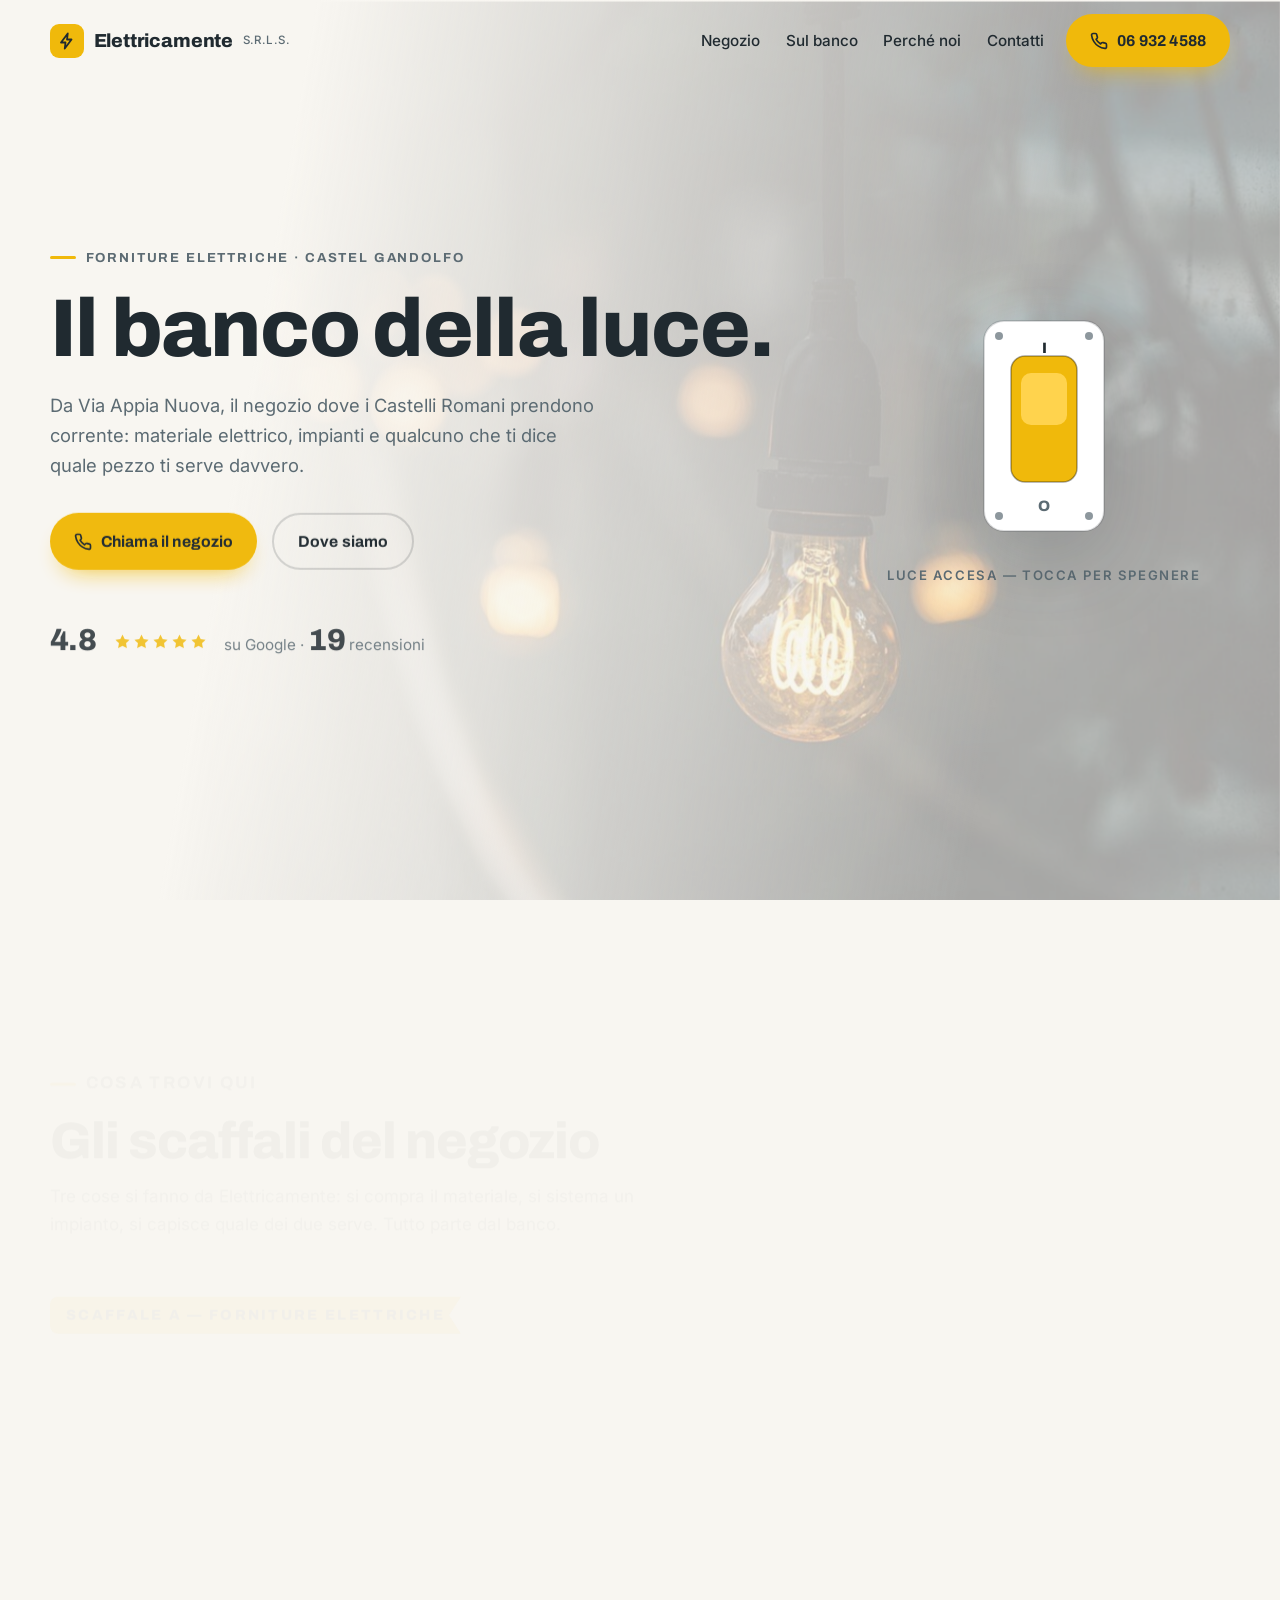
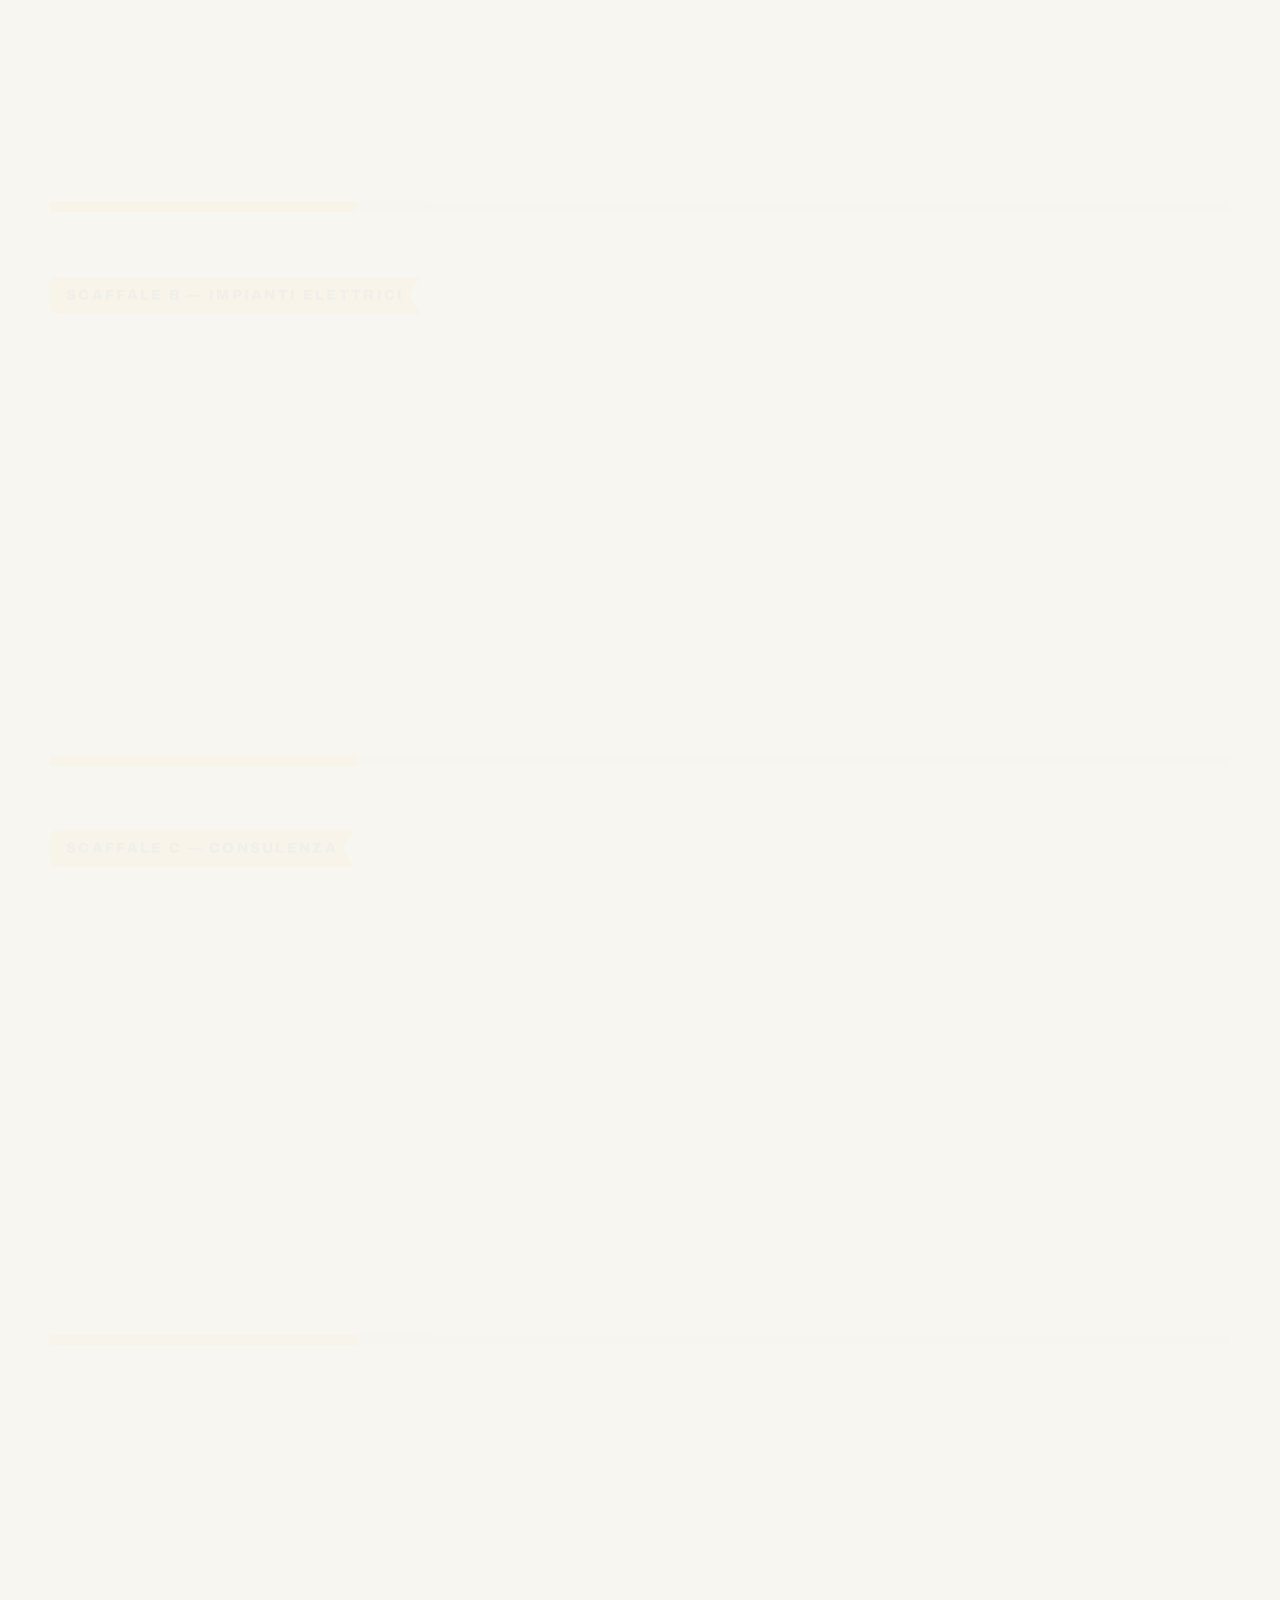
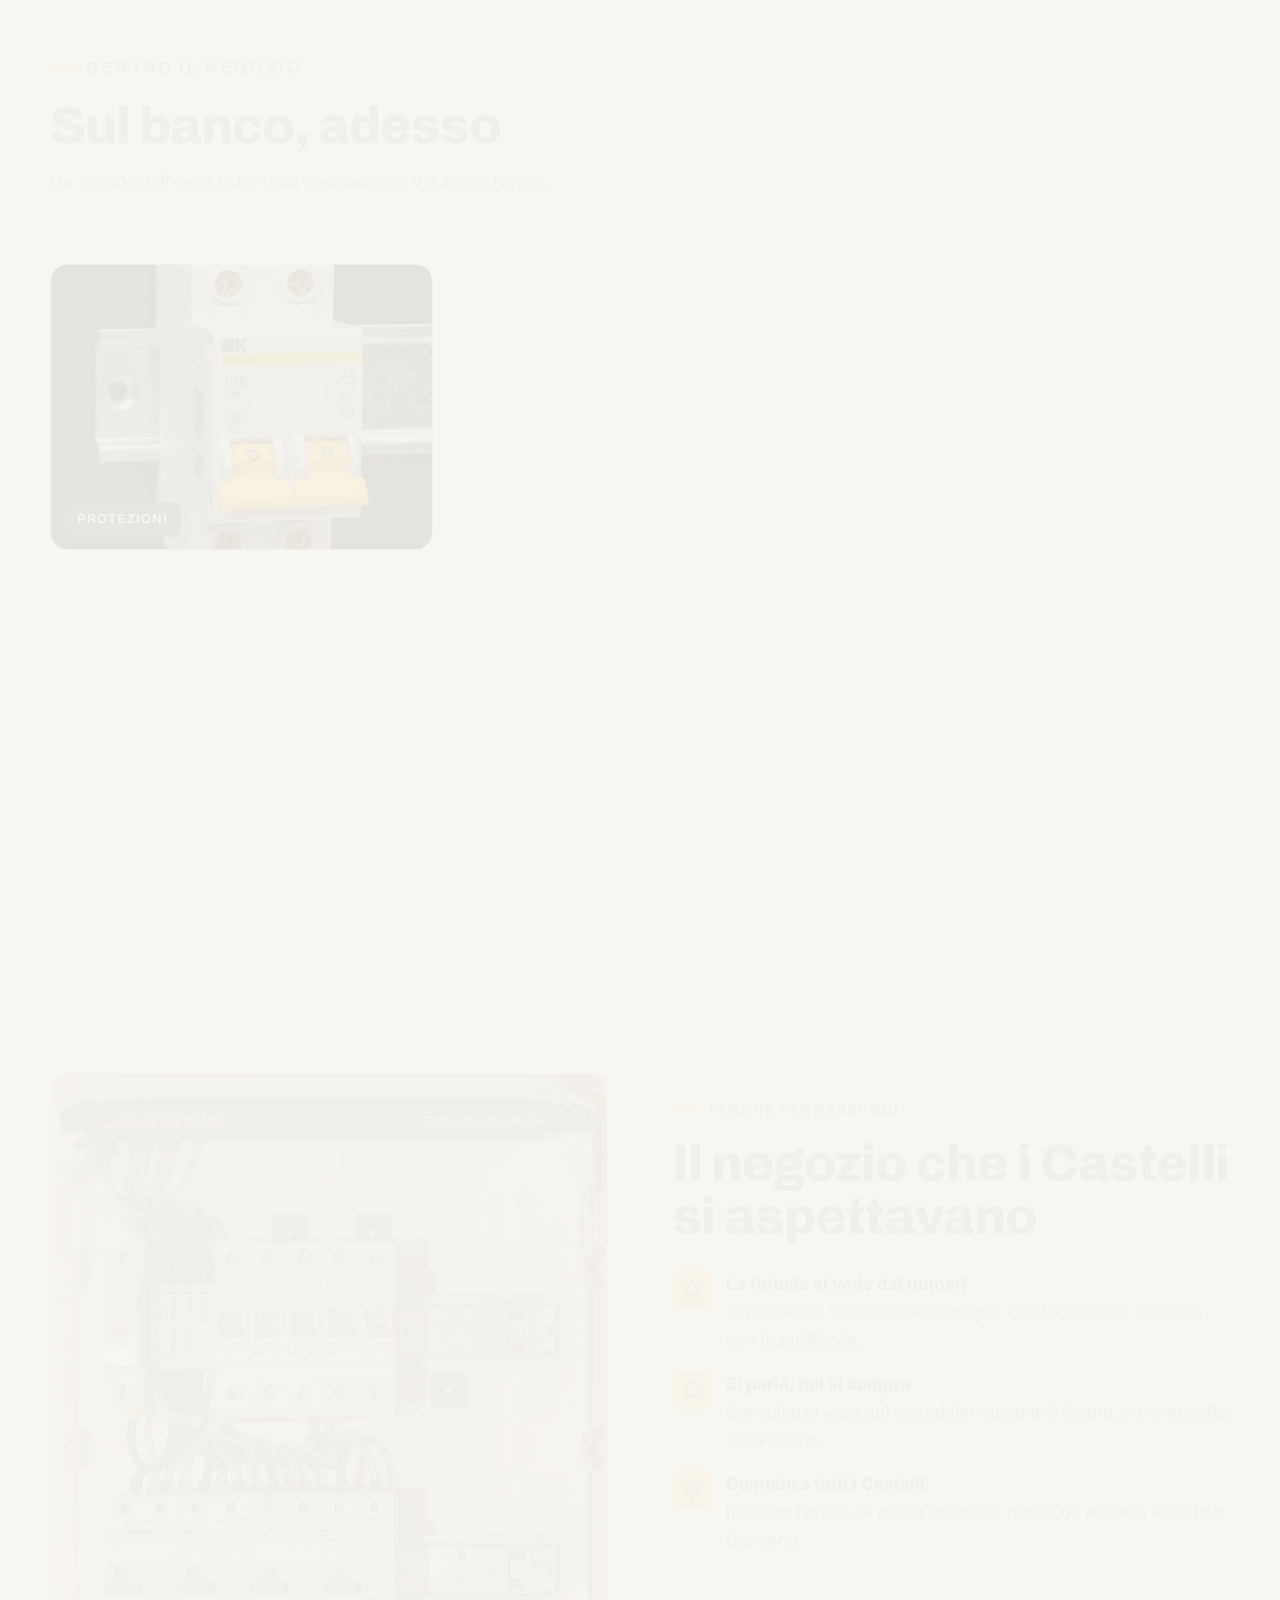
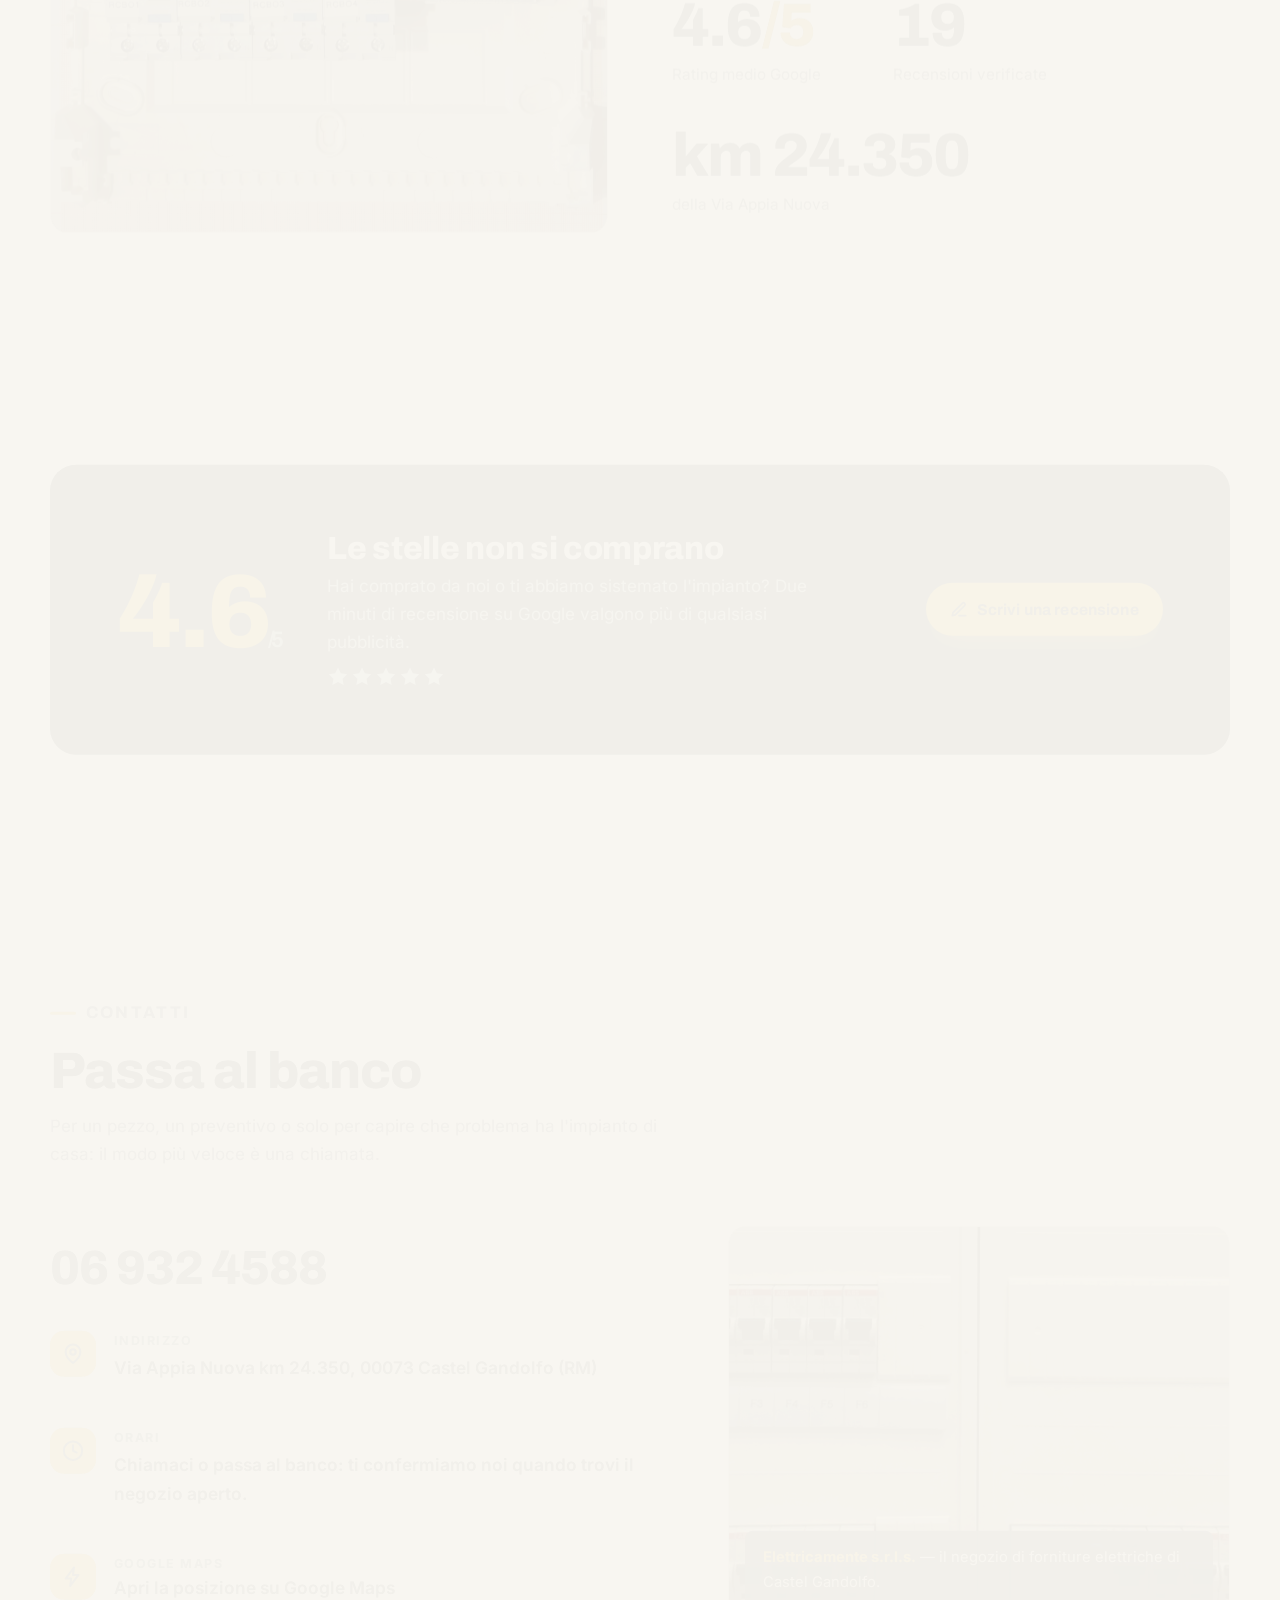
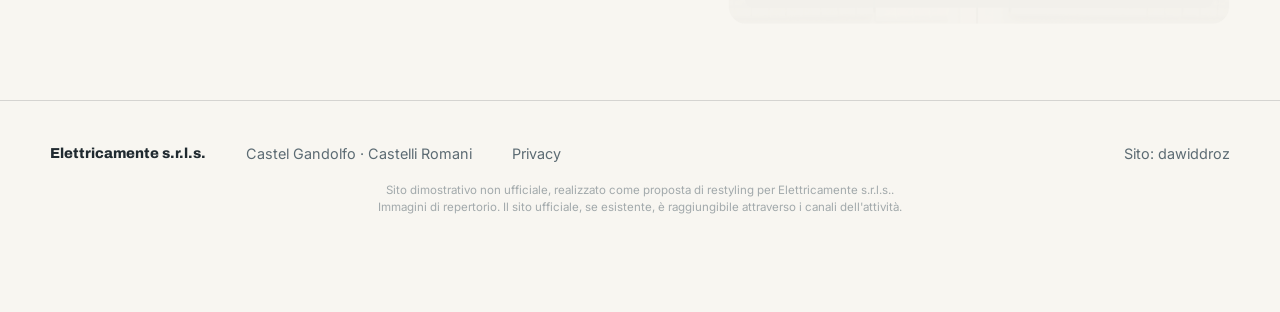
<file: index.html>
<!DOCTYPE html>
<html lang="it" data-luce="off">
<head>
  <meta charset="UTF-8">
  <meta name="robots" content="noindex, nofollow">
<meta name="viewport" content="width=device-width, initial-scale=1.0">
  <title>Elettricamente s.r.l.s. — Forniture elettriche a Castel Gandolfo</title>
  <meta name="description" content="Negozio di forniture elettriche a Castel Gandolfo, Via Appia Nuova: materiale elettrico, impianti e consulenza al banco. 4.8 stelle su Google. Chiama il 06 932 4588.">
  <meta name="theme-color" content="#202A30">

  <meta property="og:type" content="business.business">
  <meta property="og:title" content="Elettricamente s.r.l.s. — Il banco della luce">
  <meta property="og:description" content="Forniture elettriche, impianti e consulenza a Castel Gandolfo. 4.8 stelle su 19 recensioni Google.">
  <meta property="og:image" content="https://dawiddroz.github.io/elettricamente-castel-gandolfo/img/negozio-fusibili.jpg">
  <meta property="og:locale" content="it_IT">
  <meta name="twitter:card" content="summary_large_image">

  <link rel="preload" href="fonts/archivo-latin-var.woff2" as="font" type="font/woff2" crossorigin>
  <link rel="preload" href="fonts/inter-latin-var.woff2" as="font" type="font/woff2" crossorigin>
  <link rel="stylesheet" href="fonts/fonts.css">
  <link rel="stylesheet" href="css/variables.css">
  <link rel="stylesheet" href="css/base.css">
  <link rel="stylesheet" href="css/components.css">

  <script type="application/ld+json">
  {
    "@context": "https://schema.org",
    "@type": "LocalBusiness",
    "name": "Elettricamente s.r.l.s.",
    "description": "Negozio di forniture elettriche a Castel Gandolfo: materiale elettrico, impianti elettrici e consulenza sul materiale.",
    "telephone": "+39 06 932 4588",
    "url": "https://dawiddroz.github.io/elettricamente-castel-gandolfo/",
    "image": "https://dawiddroz.github.io/elettricamente-castel-gandolfo/img/negozio-fusibili.jpg",
    "address": {
      "@type": "PostalAddress",
      "streetAddress": "Via Appia Nuova km 24.350",
      "addressLocality": "Castel Gandolfo",
      "postalCode": "00073",
      "addressRegion": "RM",
      "addressCountry": "IT"
    },
    "geo": { "@type": "GeoCoordinates", "latitude": 41.7428432, "longitude": 12.6429365 },
    "aggregateRating": { "@type": "AggregateRating", "ratingValue": "4.8", "reviewCount": "19" }
  }
  </script>

  <noscript>
    <style>
      [data-rv] { opacity: 1 !important; }
      #dim { display: none; }
      html[data-luce="off"] {
        --bg: #F8F6F1; --bg-alt: #EFECE2; --panel: #FFFFFF;
        --ink: #202A30; --muted: #5C6B73; --line: rgba(32,42,48,0.16);
        --shadow: rgba(32,42,48,0.18);
      }
      .hero-bg img { opacity: 0.34; }
    </style>
  </noscript>
</head>
<body id="top">

  <div id="dim" aria-hidden="true"></div>

  <!-- ================= NAVBAR ================= -->
  <header class="nav">
    <div class="container">
      <a class="brand" href="#top" aria-label="Elettricamente — torna su">
        <span class="bolt" aria-hidden="true">
          <svg width="18" height="18" viewBox="0 0 24 24" fill="none" stroke="currentColor" stroke-width="2.4" stroke-linecap="round" stroke-linejoin="round"><path d="M13 2 4 14h6l-1 8 9-12h-6l1-8z"/></svg>
        </span>
        Elettricamente <small>S.R.L.S.</small>
      </a>
      <nav class="nav-links" aria-label="Navigazione principale">
        <a href="#negozio">Negozio</a>
        <a href="#banco">Sul banco</a>
        <a href="#perche">Perché noi</a>
        <a href="#contatti">Contatti</a>
      </nav>
      <a class="btn btn-accent nav-cta" href="tel:+39069324588">
        <svg viewBox="0 0 24 24" fill="none" stroke="currentColor" stroke-width="2.2" stroke-linecap="round" stroke-linejoin="round" aria-hidden="true"><path d="M22 16.9v3a2 2 0 0 1-2.2 2 19.8 19.8 0 0 1-8.6-3.1 19.5 19.5 0 0 1-6-6A19.8 19.8 0 0 1 2.1 4.2 2 2 0 0 1 4.1 2h3a2 2 0 0 1 2 1.7c.13.96.36 1.9.7 2.8a2 2 0 0 1-.45 2.1L8.1 9.9a16 16 0 0 0 6 6l1.3-1.3a2 2 0 0 1 2.1-.45c.9.34 1.84.57 2.8.7A2 2 0 0 1 22 16.9z"/></svg>
        06 932 4588
      </a>
    </div>
  </header>

  <!-- ================= HERO ================= -->
  <section class="hero" aria-label="Presentazione">
    <div class="hero-bg" aria-hidden="true">
      <img src="img/hero-bulb.jpg" alt="" id="heroBulb" width="1280" height="852">
    </div>
    <div class="container hero-grid">
      <div>
        <p class="kicker" data-rv>Forniture elettriche · Castel Gandolfo</p>
        <h1 data-rv>Il banco della&nbsp;luce.</h1>
        <p class="hero-sub" data-rv>
          Da Via Appia Nuova, il negozio dove i Castelli Romani prendono corrente:
          materiale elettrico, impianti e qualcuno che ti dice quale pezzo ti serve davvero.
        </p>
        <div class="hero-cta" data-rv>
          <a class="btn btn-accent" href="tel:+39069324588">
            <svg viewBox="0 0 24 24" fill="none" stroke="currentColor" stroke-width="2.2" stroke-linecap="round" stroke-linejoin="round" aria-hidden="true"><path d="M22 16.9v3a2 2 0 0 1-2.2 2 19.8 19.8 0 0 1-8.6-3.1 19.5 19.5 0 0 1-6-6A19.8 19.8 0 0 1 2.1 4.2 2 2 0 0 1 4.1 2h3a2 2 0 0 1 2 1.7c.13.96.36 1.9.7 2.8a2 2 0 0 1-.45 2.1L8.1 9.9a16 16 0 0 0 6 6l1.3-1.3a2 2 0 0 1 2.1-.45c.9.34 1.84.57 2.8.7A2 2 0 0 1 22 16.9z"/></svg>
            Chiama il negozio
          </a>
          <a class="btn btn-ghost" href="#contatti">Dove siamo</a>
        </div>
        <p class="hero-rating" data-rv>
          <span class="num" id="ratingNum">0.0</span>
          <span class="stars" aria-label="4.8 stelle su 5">
            <svg viewBox="0 0 24 24" aria-hidden="true"><path d="M12 2l3.09 6.26L22 9.27l-5 4.87 1.18 6.88L12 17.77l-6.18 3.25L7 14.14 2 9.27l6.91-1.01L12 2z"/></svg>
            <svg viewBox="0 0 24 24" aria-hidden="true"><path d="M12 2l3.09 6.26L22 9.27l-5 4.87 1.18 6.88L12 17.77l-6.18 3.25L7 14.14 2 9.27l6.91-1.01L12 2z"/></svg>
            <svg viewBox="0 0 24 24" aria-hidden="true"><path d="M12 2l3.09 6.26L22 9.27l-5 4.87 1.18 6.88L12 17.77l-6.18 3.25L7 14.14 2 9.27l6.91-1.01L12 2z"/></svg>
            <svg viewBox="0 0 24 24" aria-hidden="true"><path d="M12 2l3.09 6.26L22 9.27l-5 4.87 1.18 6.88L12 17.77l-6.18 3.25L7 14.14 2 9.27l6.91-1.01L12 2z"/></svg>
            <svg viewBox="0 0 24 24" aria-hidden="true"><path d="M12 2l3.09 6.26L22 9.27l-5 4.87 1.18 6.88L12 17.77l-6.18 3.25L7 14.14 2 9.27l6.91-1.01L12 2z"/></svg>
          </span>
          <span>su Google · <span class="num" id="revNum">0</span> recensioni</span>
        </p>
      </div>

      <div class="switch-zone" data-rv>
        <button class="big-switch" id="bigSwitch" role="switch" aria-checked="false"
                aria-label="Interruttore: accendi o spegni la luce del sito">
          <svg width="150" height="230" viewBox="0 0 150 230" aria-hidden="true">
            <circle class="halo" cx="75" cy="115" r="54" fill="#F0B90B" opacity="0.35"/>
            <rect class="plate" x="15" y="10" width="120" height="210" rx="20" stroke-width="2"/>
            <circle class="screw" cx="30" cy="25" r="4"/>
            <circle class="screw" cx="120" cy="25" r="4"/>
            <circle class="screw" cx="30" cy="205" r="4"/>
            <circle class="screw" cx="120" cy="205" r="4"/>
            <text class="label-i" x="75" y="42" text-anchor="middle">I</text>
            <rect class="rocker" x="42" y="52" width="66" height="126" rx="14" stroke-width="1.5"/>
            <rect class="rocker-top" x="52" y="62" width="46" height="52" rx="10"/>
            <text class="label-o" x="75" y="200" text-anchor="middle">O</text>
          </svg>
        </button>
        <p class="switch-hint" id="switchHint">Tocca l'interruttore</p>
      </div>
    </div>
  </section>

  <!-- ================= NEGOZIO / SCAFFALI ================= -->
  <section id="negozio">
    <div class="container">
      <div class="section-head" data-rv>
        <p class="kicker">Cosa trovi qui</p>
        <h2>Gli scaffali del negozio</h2>
        <p>Tre cose si fanno da Elettricamente: si compra il materiale, si sistema un impianto,
           si capisce quale dei due serve. Tutto parte dal banco.</p>
      </div>

      <div class="shelf" data-rv>
        <p class="shelf-label">Scaffale A — Forniture elettriche</p>
        <div class="shelf-items" data-rv-group>
          <article class="shelf-card">
            <div class="ph"><img src="img/negozio-fusibili.jpg" alt="Espositori di quadri e interruttori nel negozio" loading="lazy" width="1600" height="832"></div>
            <div class="tx">
              <h3>Materiale elettrico</h3>
              <p>Interruttori, magnetotermici, prese, cavi e illuminazione: quello che serve
                 per chiudere il lavoro in giornata, senza girare mezza provincia.</p>
            </div>
          </article>
          <article class="shelf-card">
            <div class="ph"><img src="img/magnetotermico.jpg" alt="Magnetotermico su guida DIN" loading="lazy" width="1280" height="1370"></div>
            <div class="tx">
              <h3>Quadri e protezioni</h3>
              <p>Dal singolo magnetotermico al quadro completo: si sceglie in base all'impianto,
                 non al cartellino.</p>
            </div>
          </article>
          <article class="shelf-card">
            <div class="ph"><img src="img/bobina-cavo.jpg" alt="Bobina di cavo elettrico" loading="lazy" width="1280" height="1527"></div>
            <div class="tx">
              <h3>Cavi e bobine</h3>
              <p>Sezioni e colori giusti per ogni passaggio, tagliati sulla misura del tuo lavoro.</p>
            </div>
          </article>
        </div>
      </div>

      <div class="shelf" data-rv>
        <p class="shelf-label">Scaffale B — Impianti elettrici</p>
        <div class="shelf-items" data-rv-group>
          <article class="shelf-card">
            <div class="ph"><img src="img/quadro-hager.jpg" alt="Quadro elettrico con interruttori ordinati su guida" loading="lazy" width="1600" height="2185"></div>
            <div class="tx">
              <h3>Impianti per casa e attività</h3>
              <p>Impianti elettrici nuovi e ristrutturazioni: dal quadro al punto luce,
                 un lavoro che porta il nome del negozio dietro.</p>
            </div>
          </article>
          <article class="shelf-card">
            <div class="ph"><img src="img/cavi-in-opera.jpg" alt="Passaggio cavi in opera su travatura in legno" loading="lazy" width="1280" height="1707"></div>
            <div class="tx">
              <h3>Ampliamenti e variazioni</h3>
              <p>Punti luce in più, prese dove servono, linee nuove: si guarda l'impianto
                 esistente e si lavora puliti.</p>
            </div>
          </article>
          <article class="shelf-card">
            <div class="ph"><img src="img/kit-quadro.jpg" alt="Materiale predisposto per un quadro elettrico" loading="lazy" width="1280" height="926"></div>
            <div class="tx">
              <h3>Materiale su misura</h3>
              <p>Il quadro si prepara prima di arrivare in cantiere: si arriva, si collega, si accende.</p>
            </div>
          </article>
        </div>
      </div>

      <div class="shelf" data-rv>
        <p class="shelf-label">Scaffale C — Consulenza</p>
        <div class="shelf-items" data-rv-group>
          <article class="shelf-card">
            <div class="ph"><img src="img/multimetro.jpg" alt="Multimetro professionale in custodia" loading="lazy" width="1280" height="1707"></div>
            <div class="tx">
              <h3>Si guarda il pezzo vero</h3>
              <p>Porta il pezzo vecchio al banco: si misura, si confronta, si capisce cosa ti serve.</p>
            </div>
          </article>
          <article class="shelf-card">
            <div class="ph"><img src="img/presa-schuko.jpg" alt="Presa Schuko" loading="lazy" width="1280" height="1280"></div>
            <div class="tx">
              <h3>Quello giusto, non il più caro</h3>
              <p>La consulenza sul materiale è parte del negozio: si consiglia quello che dura,
                 non quello che frutta di più.</p>
            </div>
          </article>
          <article class="shelf-card">
            <div class="ph"><img src="img/cassetta-punte.jpg" alt="Cassetta di punte e utensili" loading="lazy" width="1280" height="895"></div>
            <div class="tx">
              <h3>Anche per il fai-da-te</h3>
              <p>Utensili, punte e piccoli pezzi: se il lavoro lo fai tu, ti spieghiamo come si fa bene.</p>
            </div>
          </article>
        </div>
      </div>
    </div>
  </section>

  <!-- ================= SUL BANCO ================= -->
  <section id="banco">
    <div class="container">
      <div class="section-head" data-rv>
        <p class="kicker">Dentro il negozio</p>
        <h2>Sul banco, adesso</h2>
        <p>Un assaggio di quello che trovi passando da Via Appia Nuova.</p>
      </div>
      <div class="banco-grid" data-rv-group>
        <figure class="banco-item">
          <img src="img/magnetotermico.jpg" alt="Magnetotermico su guida DIN" loading="lazy" width="1280" height="1370">
          <figcaption>Protezioni</figcaption>
        </figure>
        <figure class="banco-item">
          <img src="img/interruttori-ottone.jpg" alt="Interruttori in ottone" loading="lazy" width="1280" height="720">
          <figcaption>Commutazioni</figcaption>
        </figure>
        <figure class="banco-item">
          <img src="img/multimetro.jpg" alt="Multimetro professionale" loading="lazy" width="1280" height="1707">
          <figcaption>Misura</figcaption>
        </figure>
        <figure class="banco-item">
          <img src="img/led-strip.jpg" alt="Striscia LED accesa" loading="lazy" width="1280" height="235">
          <figcaption>LED</figcaption>
        </figure>
        <figure class="banco-item">
          <img src="img/presa-schuko.jpg" alt="Presa Schuko" loading="lazy" width="1280" height="1280">
          <figcaption>Prese</figcaption>
        </figure>
        <figure class="banco-item">
          <img src="img/cassetta-punte.jpg" alt="Cassetta di punte" loading="lazy" width="1280" height="895">
          <figcaption>Utensili</figcaption>
        </figure>
      </div>
    </div>
  </section>

  <!-- ================= PERCHÉ NOI ================= -->
  <section id="perche">
    <div class="container perche-grid">
      <div class="ph" data-rv>
        <img src="img/quadro-hager.jpg" alt="Quadro elettrico curato nei dettagli" loading="lazy" width="1600" height="2185">
      </div>
      <div data-rv>
        <p class="kicker">Perché fermarsi qui</p>
        <h2>Il negozio che i Castelli si aspettavano</h2>
        <ul>
          <li>
            <span class="ic" aria-hidden="true"><svg viewBox="0 0 24 24" fill="none" stroke="currentColor" stroke-width="2.2" stroke-linecap="round" stroke-linejoin="round"><path d="M12 2l3.09 6.26L22 9.27l-5 4.87 1.18 6.88L12 17.77l-6.18 3.25L7 14.14 2 9.27l6.91-1.01L12 2z"/></svg></span>
            <div>
              <strong>La fiducia si vede dai numeri</strong>
              4.8 stelle su 19 recensioni Google: i voti li lascia la clientela, non la pubblicità.
            </div>
          </li>
          <li>
            <span class="ic" aria-hidden="true"><svg viewBox="0 0 24 24" fill="none" stroke="currentColor" stroke-width="2.2" stroke-linecap="round" stroke-linejoin="round"><path d="M21 11.5a8.38 8.38 0 0 1-.9 3.8 8.5 8.5 0 0 1-7.6 4.7 8.38 8.38 0 0 1-3.8-.9L3 21l1.9-5.7a8.38 8.38 0 0 1-.9-3.8 8.5 8.5 0 0 1 4.7-7.6 8.38 8.38 0 0 1 3.8-.9h.5a8.48 8.48 0 0 1 8 8v.5z"/></svg></span>
            <div>
              <strong>Si parla, poi si compra</strong>
              Consulenza vera sul materiale: racconti il lavoro, ti viene detto cosa serve.
            </div>
          </li>
          <li>
            <span class="ic" aria-hidden="true"><svg viewBox="0 0 24 24" fill="none" stroke="currentColor" stroke-width="2.2" stroke-linecap="round" stroke-linejoin="round"><path d="M20 10c0 6-8 12-8 12s-8-6-8-12a8 8 0 0 1 16 0z"/><circle cx="12" cy="10" r="3"/></svg></span>
            <div>
              <strong>Comodo a tutti i Castelli</strong>
              In Appia Nuova, si arriva in cinque minuti da Albano, Ariccia e Genzano.
            </div>
          </li>
        </ul>
        <div class="numeri">
          <div class="numero">
            <p class="val"><span id="ratingNum2">0.0</span><em>/5</em></p>
            <p class="lab">Rating medio Google</p>
          </div>
          <div class="numero">
            <p class="val"><span id="revNum2">0</span></p>
            <p class="lab">Recensioni verificate</p>
          </div>
          <div class="numero">
            <p class="val">km <span id="kmNum">0</span>.350</p>
            <p class="lab">della Via Appia Nuova</p>
          </div>
        </div>
      </div>
    </div>
  </section>

  <!-- ================= RECENSIONI ================= -->
  <section id="recensioni">
    <div class="container">
      <div class="review-band" data-rv>
        <p class="big-score"><span id="ratingNum3">0.0</span><span class="of">/5</span></p>
        <div>
          <h3>Le stelle non si comprano</h3>
          <p>Hai comprato da noi o ti abbiamo sistemato l'impianto? Due minuti di recensione
             su Google valgono più di qualsiasi pubblicità.</p>
          <p class="stars" aria-label="4.8 stelle su 5">
            <svg viewBox="0 0 24 24" aria-hidden="true"><path d="M12 2l3.09 6.26L22 9.27l-5 4.87 1.18 6.88L12 17.77l-6.18 3.25L7 14.14 2 9.27l6.91-1.01L12 2z"/></svg>
            <svg viewBox="0 0 24 24" aria-hidden="true"><path d="M12 2l3.09 6.26L22 9.27l-5 4.87 1.18 6.88L12 17.77l-6.18 3.25L7 14.14 2 9.27l6.91-1.01L12 2z"/></svg>
            <svg viewBox="0 0 24 24" aria-hidden="true"><path d="M12 2l3.09 6.26L22 9.27l-5 4.87 1.18 6.88L12 17.77l-6.18 3.25L7 14.14 2 9.27l6.91-1.01L12 2z"/></svg>
            <svg viewBox="0 0 24 24" aria-hidden="true"><path d="M12 2l3.09 6.26L22 9.27l-5 4.87 1.18 6.88L12 17.77l-6.18 3.25L7 14.14 2 9.27l6.91-1.01L12 2z"/></svg>
            <svg viewBox="0 0 24 24" aria-hidden="true"><path d="M12 2l3.09 6.26L22 9.27l-5 4.87 1.18 6.88L12 17.77l-6.18 3.25L7 14.14 2 9.27l6.91-1.01L12 2z"/></svg>
          </p>
        </div>
        <a class="btn btn-accent" href="https://www.google.com/maps/search/?api=1&amp;query=Elettricamente+s.r.l.s.+Castel+Gandolfo" target="_blank" rel="noopener">
          <svg viewBox="0 0 24 24" fill="none" stroke="currentColor" stroke-width="2.2" stroke-linecap="round" stroke-linejoin="round" aria-hidden="true"><path d="M12 20h9"/><path d="M16.5 3.5a2.12 2.12 0 0 1 3 3L7 19l-4 1 1-4L16.5 3.5z"/></svg>
          Scrivi una recensione
        </a>
      </div>
    </div>
  </section>

  <!-- ================= CONTATTI ================= -->
  <section id="contatti">
    <div class="container">
      <div class="section-head" data-rv>
        <p class="kicker">Contatti</p>
        <h2>Passa al banco</h2>
        <p>Per un pezzo, un preventivo o solo per capire che problema ha l'impianto di casa:
           il modo più veloce è una chiamata.</p>
      </div>
      <div class="contatti-grid">
        <div data-rv>
          <a class="tel-gigante" href="tel:+39069324588">06 932 4588</a>
          <div class="contatto-row">
            <span class="ic" aria-hidden="true"><svg viewBox="0 0 24 24" fill="none" stroke="currentColor" stroke-width="2.2" stroke-linecap="round" stroke-linejoin="round"><path d="M20 10c0 6-8 12-8 12s-8-6-8-12a8 8 0 0 1 16 0z"/><circle cx="12" cy="10" r="3"/></svg></span>
            <div>
              <p class="lab">Indirizzo</p>
              <p class="val">Via Appia Nuova km 24.350, 00073 Castel Gandolfo (RM)</p>
            </div>
          </div>
          <div class="contatto-row">
            <span class="ic" aria-hidden="true"><svg viewBox="0 0 24 24" fill="none" stroke="currentColor" stroke-width="2.2" stroke-linecap="round" stroke-linejoin="round"><circle cx="12" cy="12" r="10"/><path d="M12 6v6l4 2"/></svg></span>
            <div>
              <p class="lab">Orari</p>
              <p class="val">Chiamaci o passa al banco: ti confermiamo noi quando trovi il negozio aperto.</p>
            </div>
          </div>
          <div class="contatto-row" style="border-bottom: 0;">
            <span class="ic" aria-hidden="true"><svg viewBox="0 0 24 24" fill="none" stroke="currentColor" stroke-width="2.2" stroke-linecap="round" stroke-linejoin="round"><path d="M13 2 4 14h6l-1 8 9-12h-6l1-8z"/></svg></span>
            <div>
              <p class="lab">Google Maps</p>
              <a class="val" href="https://www.google.com/maps/search/?api=1&amp;query=Elettricamente+s.r.l.s.+Castel+Gandolfo" target="_blank" rel="noopener">Apri la posizione su Google Maps</a>
            </div>
          </div>
        </div>
        <div class="contatti-card" data-rv>
          <img src="img/negozio-fusibili.jpg" alt="Interno del negozio con espositori di materiale elettrico" loading="lazy" width="1600" height="832">
          <p class="tag"><strong>Elettricamente s.r.l.s.</strong> — il negozio di forniture elettriche di Castel Gandolfo.</p>
        </div>
      </div>
    </div>
  </section>

  <!-- ================= FOOTER ================= -->
  <footer>
    <div class="container">
      <span class="foot-brand">Elettricamente s.r.l.s.</span>
      <span>Castel Gandolfo · Castelli Romani</span>
      <a href="privacy.html">Privacy</a>
      <span class="credits">Sito: <a href="https://github.com/dawiddroz" target="_blank" rel="noopener">dawiddroz</a></span>
    </div>
  <p class="demo-disclaimer">Sito dimostrativo non ufficiale, realizzato come proposta di restyling per Elettricamente s.r.l.s.. Immagini di repertorio. Il sito ufficiale, se esistente, è raggiungibile attraverso i canali dell'attività.</p>
</footer>

  <!-- ================= STICKY CTA ================= -->
  <a class="sticky-cta" id="stickyCta" href="tel:+39069324588">
    <svg viewBox="0 0 24 24" fill="none" stroke="currentColor" stroke-width="2.2" stroke-linecap="round" stroke-linejoin="round" aria-hidden="true"><path d="M22 16.9v3a2 2 0 0 1-2.2 2 19.8 19.8 0 0 1-8.6-3.1 19.5 19.5 0 0 1-6-6A19.8 19.8 0 0 1 2.1 4.2 2 2 0 0 1 4.1 2h3a2 2 0 0 1 2 1.7c.13.96.36 1.9.7 2.8a2 2 0 0 1-.45 2.1L8.1 9.9a16 16 0 0 0 6 6l1.3-1.3a2 2 0 0 1 2.1-.45c.9.34 1.84.57 2.8.7A2 2 0 0 1 22 16.9z"/></svg>
    Chiama ora
  </a>

  <script src="js/vendor/gsap.min.js"></script>
  <script src="js/vendor/ScrollTrigger.min.js"></script>
  <script src="js/vendor/lenis.min.js"></script>
  <script src="js/animations.js"></script>
  <script src="js/main.js"></script>
</body>
</html>
</file>
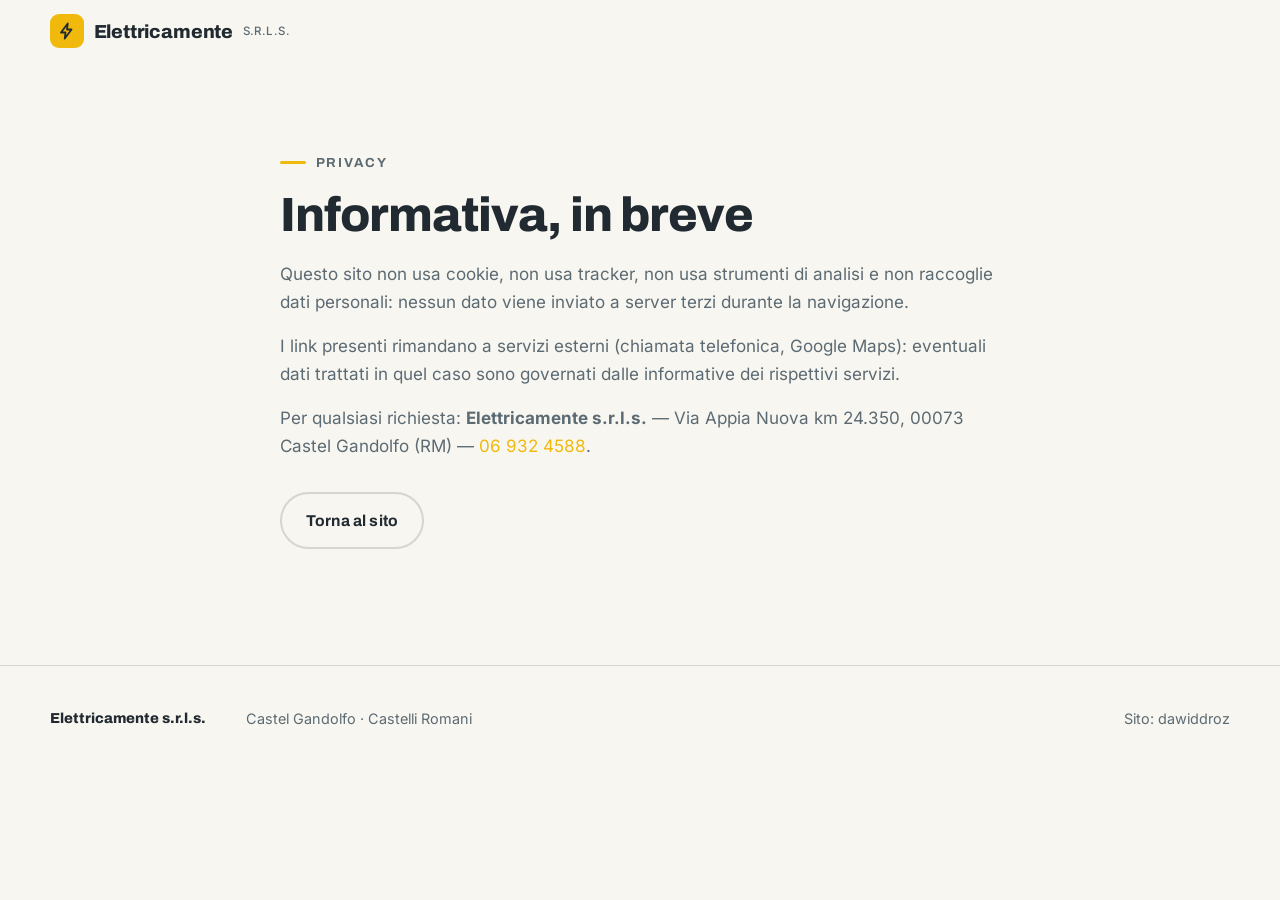
<file: privacy.html>
<!DOCTYPE html>
<html lang="it" data-luce="on">
<head>
  <meta charset="UTF-8">
  <meta name="viewport" content="width=device-width, initial-scale=1.0">
  <title>Privacy — Elettricamente s.r.l.s.</title>
  <meta name="description" content="Informativa privacy sintetica del sito di Elettricamente s.r.l.s., Castel Gandolfo.">
  <link rel="canonical" href="https://dawiddroz.github.io/elettricamente-castel-gandolfo/privacy.html">
  <link rel="stylesheet" href="fonts/fonts.css">
  <link rel="stylesheet" href="css/variables.css">
  <link rel="stylesheet" href="css/base.css">
  <link rel="stylesheet" href="css/components.css">
</head>
<body>
  <header class="nav">
    <div class="container">
      <a class="brand" href="index.html">
        <span class="bolt" aria-hidden="true">
          <svg width="18" height="18" viewBox="0 0 24 24" fill="none" stroke="currentColor" stroke-width="2.4" stroke-linecap="round" stroke-linejoin="round"><path d="M13 2 4 14h6l-1 8 9-12h-6l1-8z"/></svg>
        </span>
        Elettricamente <small>S.R.L.S.</small>
      </a>
    </div>
  </header>

  <section style="padding-top: 9rem;">
    <div class="container" style="max-width: 720px;">
      <p class="kicker">Privacy</p>
      <h1 style="font-size: clamp(2rem, 5vw, 3rem);">Informativa, in breve</h1>
      <p style="color: var(--muted); margin-top: 1.2rem;">
        Questo sito non usa cookie, non usa tracker, non usa strumenti di analisi e non raccoglie
        dati personali: nessun dato viene inviato a server terzi durante la navigazione.
      </p>
      <p style="color: var(--muted); margin-top: 1rem;">
        I link presenti rimandano a servizi esterni (chiamata telefonica, Google Maps):
        eventuali dati trattati in quel caso sono governati dalle informative dei rispettivi servizi.
      </p>
      <p style="color: var(--muted); margin-top: 1rem;">
        Per qualsiasi richiesta: <strong>Elettricamente s.r.l.s.</strong> — Via Appia Nuova km 24.350,
        00073 Castel Gandolfo (RM) — <a href="tel:+39069324588" style="color: var(--accent);">06 932 4588</a>.
      </p>
      <p style="margin-top: 2rem;"><a class="btn btn-ghost" href="index.html">Torna al sito</a></p>
    </div>
  </section>

  <footer>
    <div class="container">
      <span class="foot-brand">Elettricamente s.r.l.s.</span>
      <span>Castel Gandolfo · Castelli Romani</span>
      <span class="credits">Sito: <a href="https://github.com/dawiddroz" target="_blank" rel="noopener">dawiddroz</a></span>
    </div>
  </footer>
</body>
</html>
</file>
<file: fonts/fonts.css>
/* Elettricamente — font self-hosted (variabili, subset latin) */
@font-face {
  font-family: 'Archivo';
  font-style: normal;
  font-weight: 100 900;
  font-display: swap;
  src: url('archivo-latin-var.woff2') format('woff2');
}
@font-face {
  font-family: 'Inter';
  font-style: normal;
  font-weight: 100 900;
  font-display: swap;
  src: url('inter-latin-var.woff2') format('woff2');
}
</file>
<file: css/variables.css>
/* ============================================================
   Elettricamente s.r.l.s. — variabili di design
   Concept "Il banco della luce": giallo segnale su antracite
   blu e avorio. Tema governato da html[data-luce="on"|"off"].
   ============================================================ */

:root {
  /* palette fissa */
  --giallo:    #F0B90B;
  --antracite: #202A30;
  --avorio:    #F8F6F1;
  --tecnico:   #5C6B73;

  /* tema (default: luce SPENTA — si accende al load) */
  --bg:      #1B2329;
  --bg-alt:  #202A30;
  --panel:   #26333B;
  --ink:     #F8F6F1;
  --muted:   #A9B8BF;
  --line:    rgba(248, 246, 241, 0.14);
  --shadow:  rgba(0, 0, 0, 0.45);

  /* accenti validi su entrambi i temi */
  --accent:      var(--giallo);
  --accent-ink:  var(--antracite); /* testo su giallo: sempre antracite */
}

html[data-luce="on"] {
  --bg:      var(--avorio);
  --bg-alt:  #EFECE2;
  --panel:   #FFFFFF;
  --ink:     var(--antracite);
  --muted:   var(--tecnico);
  --line:    rgba(32, 42, 48, 0.16);
  --shadow:  rgba(32, 42, 48, 0.18);
}

:root {
  --font-display: 'Archivo', 'Arial Black', sans-serif;
  --font-body: 'Inter', 'Segoe UI', sans-serif;

  --w-container: 1180px;
  --r-card: 18px;
  --r-tag: 8px;
  --dur-theme: 0.9s;
  --ease-out: cubic-bezier(0.22, 1, 0.36, 1);
}
</file>
<file: css/base.css>
/* ============================================================
   Elettricamente — base: reset, tipografia, sezioni
   ============================================================ */

*, *::before, *::after { box-sizing: border-box; margin: 0; padding: 0; }

html { scroll-behavior: auto; } /* lo scroll lo guida Lenis */

body {
  font-family: var(--font-body);
  font-size: 17px;
  line-height: 1.65;
  color: var(--ink);
  background: var(--bg);
  transition: background-color var(--dur-theme) var(--ease-out),
              color var(--dur-theme) var(--ease-out);
  -webkit-font-smoothing: antialiased;
  overflow-x: hidden;
}

img { display: block; max-width: 100%; height: auto; }
a { color: inherit; text-decoration: none; }
ul { list-style: none; }
button { font: inherit; border: 0; background: none; cursor: pointer; color: inherit; }

h1, h2, h3, .display {
  font-family: var(--font-display);
  font-weight: 800;
  line-height: 1.04;
  letter-spacing: -0.02em;
  text-wrap: balance;
}

h1 { font-size: clamp(2.7rem, 6.4vw, 5.2rem); }
h2 { font-size: clamp(2rem, 4.2vw, 3.2rem); }
h3 { font-size: clamp(1.25rem, 2.2vw, 1.55rem); letter-spacing: -0.01em; }

.container {
  width: min(var(--w-container), calc(100% - 2.5rem));
  margin-inline: auto;
}

section { position: relative; padding: clamp(4.5rem, 9vw, 8rem) 0; }

.kicker {
  display: inline-flex;
  align-items: center;
  gap: 0.6rem;
  font-family: var(--font-display);
  font-weight: 700;
  font-size: 0.82rem;
  letter-spacing: 0.14em;
  text-transform: uppercase;
  color: var(--muted);
  margin-bottom: 1.1rem;
}
.kicker::before {
  content: "";
  width: 26px; height: 3px;
  background: var(--accent);
  border-radius: 2px;
}

.section-head { max-width: 640px; margin-bottom: clamp(2.2rem, 5vw, 3.6rem); }
.section-head p { color: var(--muted); margin-top: 0.9rem; font-size: 1.06rem; }

/* elementi rivelati via JS: nascosti finché GSAP non li anima.
   Fallback: <noscript> + safety-net a 4000ms in main.js */
[data-rv] { opacity: 0; will-change: transform, opacity; }

::selection { background: var(--giallo); color: var(--antracite); }

:focus-visible { outline: 3px solid var(--giallo); outline-offset: 3px; border-radius: 4px; }

/* Disclaimer demo (outreach) */
.demo-disclaimer {
  font-size: 0.72rem; opacity: 0.55; line-height: 1.5;
  max-width: 560px; margin: 1rem auto 0; text-align: center; padding: 0 1rem;
}
</file>
<file: css/components.css>
/* ============================================================
   Elettricamente — componenti
   ============================================================ */

/* ---------- overlay buio (flicker di accensione) ---------- */
#dim {
  position: fixed; inset: 0; z-index: 90;
  background: #10161a;
  opacity: 0.88;
  pointer-events: none;
}

/* ---------- navbar ---------- */
.nav {
  position: fixed; top: 0; left: 0; right: 0; z-index: 60;
  transition: background-color 0.45s ease, box-shadow 0.45s ease,
              backdrop-filter 0.45s ease, border-color 0.45s ease;
  border-bottom: 1px solid transparent;
}
.nav .container {
  display: flex; align-items: center; gap: 1.4rem;
  padding-block: 0.9rem;
}
body.nav-solid .nav {
  background: color-mix(in srgb, var(--bg) 82%, transparent);
  backdrop-filter: blur(14px);
  -webkit-backdrop-filter: blur(14px);
  border-bottom-color: var(--line);
  box-shadow: 0 10px 30px -18px var(--shadow);
}

.brand {
  display: inline-flex; align-items: center; gap: 0.6rem;
  font-family: var(--font-display); font-weight: 800;
  font-size: 1.18rem; letter-spacing: -0.01em;
}
.brand .bolt {
  width: 34px; height: 34px; flex: none;
  display: grid; place-items: center;
  background: var(--accent); color: var(--accent-ink);
  border-radius: 9px;
  transition: transform 0.4s var(--ease-out);
}
.brand:hover .bolt { transform: rotate(-12deg) scale(1.06); }
.brand small {
  font-family: var(--font-body); font-weight: 500;
  color: var(--muted); font-size: 0.72rem; letter-spacing: 0.08em;
}

.nav-links {
  display: flex; gap: 1.6rem; margin-left: auto;
  font-weight: 500; font-size: 0.95rem;
}
.nav-links a {
  position: relative; padding-block: 0.2rem; color: var(--ink);
}
.nav-links a::after {
  content: ""; position: absolute; left: 0; bottom: -2px;
  width: 100%; height: 2px; background: var(--accent);
  transform: scaleX(0); transform-origin: right;
  transition: transform 0.35s var(--ease-out);
}
.nav-links a:hover::after { transform: scaleX(1); transform-origin: left; }

.nav-cta { white-space: nowrap; }

@media (max-width: 860px) { .nav-links { display: none; } }
@media (max-width: 640px) {
  .brand { font-size: 1.02rem; }
  .brand small { display: none; }
  .nav-cta { font-size: 0.85rem; padding: 0.65rem 1rem; }
  .nav .container { gap: 0.8rem; }
}

/* ---------- bottoni ---------- */
.btn {
  display: inline-flex; align-items: center; gap: 0.55rem;
  font-family: var(--font-display); font-weight: 700;
  font-size: 0.98rem; letter-spacing: 0.01em;
  padding: 0.85rem 1.5rem; border-radius: 999px;
  transition: transform 0.3s var(--ease-out), box-shadow 0.3s var(--ease-out),
              background-color 0.3s ease, color 0.3s ease;
}
.btn svg { width: 18px; height: 18px; flex: none; }
.btn-accent { background: var(--accent); color: var(--accent-ink); box-shadow: 0 12px 26px -14px var(--giallo); }
.btn-accent:hover { transform: translateY(-3px); box-shadow: 0 20px 34px -14px var(--giallo); }
.btn-ghost { border: 2px solid var(--line); color: var(--ink); }
.btn-ghost:hover { transform: translateY(-3px); border-color: var(--accent); box-shadow: 0 14px 28px -18px var(--shadow); }
.btn:active { transform: translateY(-1px) scale(0.99); }

/* ---------- hero ---------- */
.hero {
  min-height: 100svh;
  display: flex; align-items: center;
  padding-top: 7rem; overflow: hidden;
}
.hero-bg {
  position: absolute; inset: 0; z-index: -2; overflow: hidden;
}
.hero-bg img {
  width: 100%; height: 100%; object-fit: cover; object-position: 70% 40%;
  opacity: 0.5;
  transition: opacity var(--dur-theme) ease, filter var(--dur-theme) ease;
  will-change: transform;
}
html[data-luce="on"] .hero-bg img { opacity: 0.34; filter: saturate(1.05); }
.hero-bg::after {
  content: ""; position: absolute; inset: 0;
  background: linear-gradient(100deg, var(--bg) 22%, transparent 78%);
  transition: background var(--dur-theme) ease;
}

.hero-grid {
  display: grid; grid-template-columns: 1.35fr 0.65fr;
  align-items: center; gap: 2rem;
}
.hero-sub { color: var(--muted); font-size: 1.14rem; max-width: 34rem; margin-top: 1.2rem; }
.hero-cta { display: flex; flex-wrap: wrap; gap: 0.9rem; margin-top: 2rem; }

.hero-rating {
  display: flex; align-items: baseline; flex-wrap: wrap; gap: 0.5rem 1.1rem;
  margin-top: 2.4rem; color: var(--muted); font-size: 0.95rem;
}
.hero-rating .num {
  font-family: var(--font-display); font-weight: 800; font-size: 1.9rem;
  color: var(--ink); letter-spacing: -0.02em;
}
.stars { display: inline-flex; gap: 2px; color: var(--giallo); vertical-align: middle; }
.stars svg { width: 17px; height: 17px; fill: currentColor; }

/* ---------- interruttore firma ---------- */
.switch-zone {
  justify-self: center; text-align: center;
}
.switch-hint {
  margin-top: 1rem; font-size: 0.82rem; letter-spacing: 0.12em;
  text-transform: uppercase; color: var(--muted);
  font-weight: 600;
  animation: hintPulse 2.6s ease-in-out infinite;
}
@keyframes hintPulse {
  0%, 100% { opacity: 0.55; }
  50% { opacity: 1; }
}
.big-switch { display: inline-block; filter: drop-shadow(0 24px 40px var(--shadow)); }
.big-switch .plate { fill: var(--panel); stroke: var(--line); transition: fill var(--dur-theme) ease, stroke var(--dur-theme) ease; }
.big-switch .screw { fill: var(--tecnico); opacity: 0.7; }
.big-switch .rocker {
  fill: #2E3B44; stroke: rgba(0,0,0,0.35);
  transition: transform 0.45s var(--ease-out), fill 0.45s ease;
  transform: translateY(7px);
}
.big-switch .rocker-top { fill: #3A4A54; transition: fill 0.45s ease; }
.big-switch .label-i, .big-switch .label-o {
  font-family: var(--font-display); font-weight: 800; font-size: 15px;
  fill: var(--muted); transition: fill 0.45s ease;
}
.big-switch .halo { opacity: 0; transition: opacity 0.6s ease; }
html[data-luce="on"] .big-switch .rocker { transform: translateY(-7px); fill: var(--giallo); }
html[data-luce="on"] .big-switch .rocker-top { fill: #FFD34D; }
html[data-luce="on"] .big-switch .label-i { fill: var(--ink); }
html[data-luce="on"] .big-switch .halo { opacity: 1; }
.big-switch:hover .rocker { transform: translateY(4px); }
html[data-luce="on"] .big-switch:hover .rocker { transform: translateY(-4px); }
.big-switch:focus-visible { outline: none; }
.big-switch:focus-visible .plate { stroke: var(--giallo); stroke-width: 3; }

@media (max-width: 860px) {
  .hero-grid { grid-template-columns: 1fr; }
  .switch-zone { justify-self: start; }
  .big-switch svg { width: 110px; height: auto; }
}

/* ---------- scaffali (griglia servizi) ---------- */
.shelf { margin-bottom: clamp(2.6rem, 5vw, 4rem); }
.shelf-label {
  display: inline-flex; align-items: center; gap: 0.7rem;
  font-family: var(--font-display); font-weight: 800;
  font-size: 0.9rem; letter-spacing: 0.16em; text-transform: uppercase;
  color: var(--accent-ink); background: var(--accent);
  padding: 0.42rem 1rem; border-radius: var(--r-tag);
  margin-bottom: 1.3rem;
  clip-path: polygon(0 0, 100% 0, calc(100% - 12px) 50%, 100% 100%, 0 100%);
  border-top-right-radius: 0; border-bottom-right-radius: 0;
}
.shelf-items {
  display: grid; grid-template-columns: repeat(3, 1fr); gap: 1.4rem;
  padding-bottom: 1.5rem;
  border-bottom: 10px solid var(--antracite);
  border-image: linear-gradient(90deg, var(--giallo) 0 26%, var(--antracite) 26% 100%) 1;
}
html[data-luce="on"] .shelf-items { border-image: linear-gradient(90deg, var(--giallo) 0 26%, #D8D3C6 26% 100%) 1; }

.shelf-card {
  background: var(--panel);
  border: 1px solid var(--line);
  border-radius: var(--r-card);
  overflow: hidden;
  transition: transform 0.45s var(--ease-out), box-shadow 0.45s var(--ease-out),
              background-color var(--dur-theme) ease, border-color var(--dur-theme) ease;
  display: flex; flex-direction: column;
}
.shelf-card:hover {
  transform: translateY(-8px);
  box-shadow: 0 30px 50px -28px var(--shadow);
}
.shelf-card .ph { overflow: hidden; aspect-ratio: 16 / 10; }
.shelf-card .ph img {
  width: 100%; height: 100%; object-fit: cover;
  transition: transform 0.8s var(--ease-out);
}
.shelf-card:hover .ph img { transform: scale(1.07); }
.shelf-card .tx { padding: 1.4rem 1.5rem 1.6rem; }
.shelf-card .tx p { color: var(--muted); margin-top: 0.55rem; font-size: 0.98rem; }

@media (max-width: 980px) { .shelf-items { grid-template-columns: 1fr; } }

/* ---------- vetrina "sul banco" ---------- */
.banco-grid {
  display: grid; grid-template-columns: repeat(6, 1fr);
  gap: 1rem;
}
.banco-item {
  grid-column: span 2;
  position: relative; border-radius: var(--r-card); overflow: hidden;
  aspect-ratio: 4 / 3;
  border: 1px solid var(--line);
}
.banco-item:nth-child(n+4) { grid-column: span 2; }
.banco-item img {
  width: 100%; height: 100%; object-fit: cover;
  transition: transform 0.8s var(--ease-out), filter 0.5s ease;
}
.banco-item:hover img { transform: scale(1.08); filter: brightness(1.06); }
.banco-item figcaption {
  position: absolute; left: 0.8rem; bottom: 0.8rem;
  background: color-mix(in srgb, var(--antracite) 85%, transparent);
  color: var(--avorio);
  font-family: var(--font-display); font-weight: 700; font-size: 0.8rem;
  letter-spacing: 0.08em; text-transform: uppercase;
  padding: 0.4rem 0.8rem; border-radius: var(--r-tag);
}
@media (max-width: 860px) {
  .banco-grid { grid-template-columns: 1fr 1fr; }
  .banco-item { grid-column: span 1 !important; }
}

/* ---------- perché noi / numeri ---------- */
.numeri {
  display: flex; flex-wrap: wrap; gap: 2.4rem 4.5rem;
  margin-top: 2.6rem;
}
.numero .val {
  font-family: var(--font-display); font-weight: 800;
  font-size: clamp(2.6rem, 5vw, 3.8rem); letter-spacing: -0.03em;
  color: var(--ink); line-height: 1;
}
.numero .val em { font-style: normal; color: var(--accent); }
html[data-luce="on"] .numero .val em { color: #C89300; }
.numero .lab { color: var(--muted); margin-top: 0.35rem; font-size: 0.95rem; }

.perche-grid {
  display: grid; grid-template-columns: 1fr 1fr; gap: clamp(2rem, 5vw, 4rem);
  align-items: center;
}
.perche-grid .ph { border-radius: var(--r-card); overflow: hidden; border: 1px solid var(--line); }
.perche-grid ul { margin-top: 1.6rem; display: grid; gap: 1rem; }
.perche-grid li {
  display: flex; gap: 0.9rem; align-items: flex-start;
  color: var(--muted);
}
.perche-grid li strong { color: var(--ink); display: block; }
.perche-grid li .ic {
  flex: none; width: 40px; height: 40px; border-radius: 12px;
  display: grid; place-items: center;
  background: var(--accent); color: var(--accent-ink);
}
.perche-grid li .ic svg { width: 20px; height: 20px; }
@media (max-width: 900px) { .perche-grid { grid-template-columns: 1fr; } }

/* ---------- recensioni ---------- */
.review-band {
  background: var(--antracite); color: var(--avorio);
  border-radius: 26px;
  padding: clamp(2.4rem, 6vw, 4.2rem);
  display: grid; grid-template-columns: auto 1fr auto;
  align-items: center; gap: clamp(1.5rem, 4vw, 3rem);
  box-shadow: 0 40px 80px -50px var(--shadow);
}
.review-band .big-score {
  font-family: var(--font-display); font-weight: 800;
  font-size: clamp(4rem, 9vw, 6.5rem); line-height: 1;
  color: var(--giallo); letter-spacing: -0.04em;
}
.review-band .of { color: #A9B8BF; font-size: 1.4rem; font-weight: 600; }
.review-band h3 { color: var(--avorio); font-size: clamp(1.4rem, 2.6vw, 2rem); }
.review-band p { color: #C7CFD3; margin-top: 0.4rem; max-width: 30rem; }
.review-band .stars { margin-top: 0.6rem; }
.review-band .stars svg { width: 22px; height: 22px; }
@media (max-width: 900px) {
  .review-band { grid-template-columns: 1fr; text-align: left; }
}

/* ---------- contatti ---------- */
.contatti-grid {
  display: grid; grid-template-columns: 1.1fr 0.9fr; gap: clamp(2rem, 5vw, 4rem);
}
.contatto-row {
  display: flex; gap: 1.1rem; align-items: flex-start;
  padding: 1.4rem 0; border-bottom: 1px solid var(--line);
}
.contatto-row .ic {
  flex: none; width: 46px; height: 46px; border-radius: 14px;
  background: var(--accent); color: var(--accent-ink);
  display: grid; place-items: center;
}
.contatto-row .ic svg { width: 22px; height: 22px; }
.contatto-row .lab {
  font-size: 0.78rem; font-weight: 700; letter-spacing: 0.12em;
  text-transform: uppercase; color: var(--muted);
}
.contatto-row .val { font-weight: 600; font-size: 1.08rem; margin-top: 0.15rem; }
.contatto-row a.val:hover { color: var(--accent); }
html[data-luce="on"] .contatto-row a.val:hover { color: #C89300; }
.tel-gigante {
  font-family: var(--font-display); font-weight: 800;
  font-size: clamp(1.9rem, 4.4vw, 3rem); letter-spacing: -0.02em;
  display: inline-block; margin-top: 0.2rem;
}
.tel-gigante:hover { color: var(--accent); }
html[data-luce="on"] .tel-gigante:hover { color: #C89300; }
.contatti-card {
  border-radius: var(--r-card); overflow: hidden;
  border: 1px solid var(--line); position: relative;
  min-height: 340px;
}
.contatti-card img { width: 100%; height: 100%; object-fit: cover; position: absolute; inset: 0; }
.contatti-card .tag {
  position: absolute; left: 1rem; bottom: 1rem; right: 1rem;
  background: color-mix(in srgb, var(--antracite) 88%, transparent);
  color: var(--avorio); border-radius: var(--r-tag);
  padding: 0.9rem 1.1rem; font-size: 0.92rem;
}
.contatti-card .tag strong { color: var(--giallo); }
@media (max-width: 900px) { .contatti-grid { grid-template-columns: 1fr; } .contatti-card { min-height: 260px; } }

/* ---------- footer ---------- */
footer {
  border-top: 1px solid var(--line);
  padding: 2.6rem 0 6rem;
  color: var(--muted); font-size: 0.9rem;
}
footer .container {
  display: flex; flex-wrap: wrap; gap: 1rem 2.5rem; align-items: center;
}
footer .foot-brand { font-family: var(--font-display); font-weight: 800; color: var(--ink); }
footer a:hover { color: var(--accent); }
html[data-luce="on"] footer a:hover { color: #C89300; }
footer .credits { margin-left: auto; }

/* ---------- sticky CTA ---------- */
.sticky-cta {
  position: fixed; right: 1.2rem; bottom: 1.2rem; z-index: 70;
  display: inline-flex; align-items: center; gap: 0.6rem;
  background: var(--giallo); color: var(--antracite);
  font-family: var(--font-display); font-weight: 800;
  padding: 0.95rem 1.4rem; border-radius: 999px;
  box-shadow: 0 18px 40px -14px rgba(0,0,0,0.5);
  opacity: 0; transform: translateY(24px); pointer-events: none;
  transition: opacity 0.5s var(--ease-out), transform 0.5s var(--ease-out),
              box-shadow 0.3s ease;
}
.sticky-cta svg { width: 19px; height: 19px; }
.sticky-cta.on { opacity: 1; transform: translateY(0); pointer-events: auto; }
.sticky-cta:hover { box-shadow: 0 24px 48px -14px rgba(0,0,0,0.55); transform: translateY(-2px); }
@media (max-width: 640px) { .sticky-cta { left: 1.2rem; justify-content: center; } }
</file>
